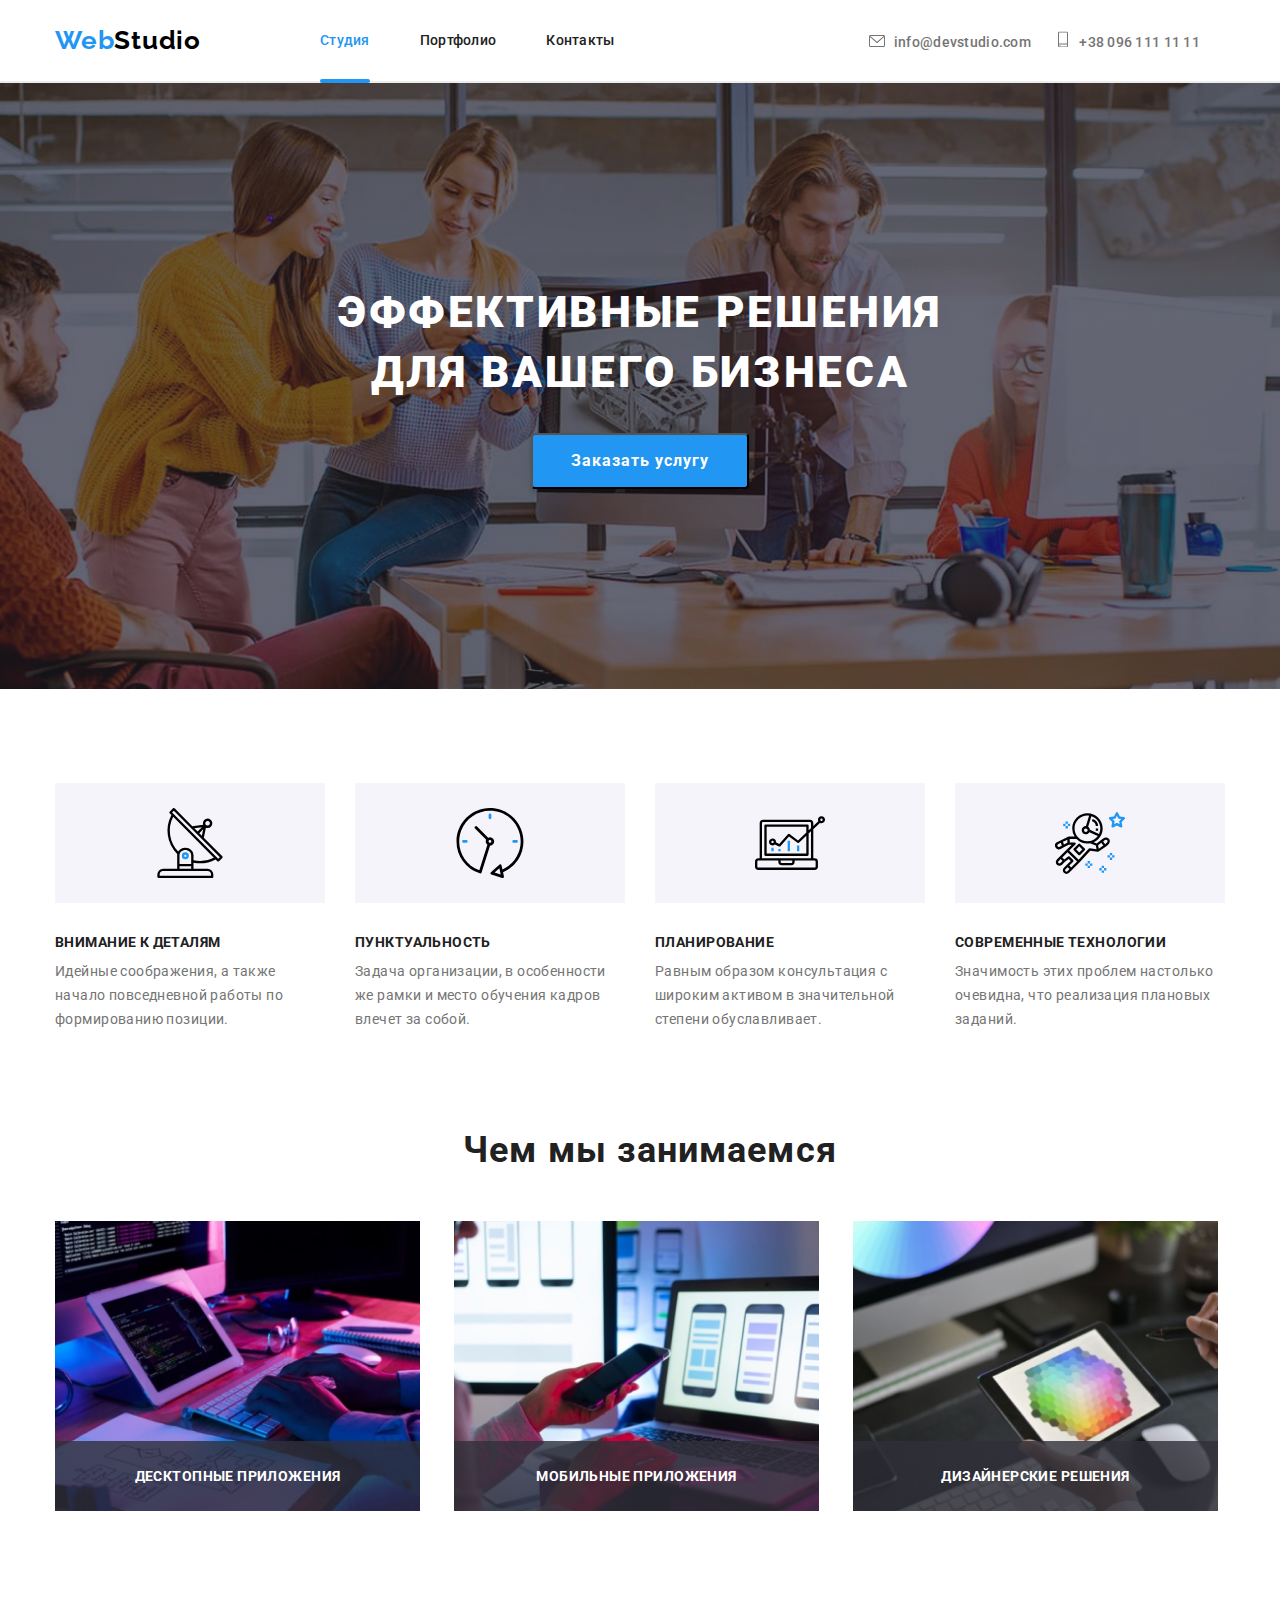
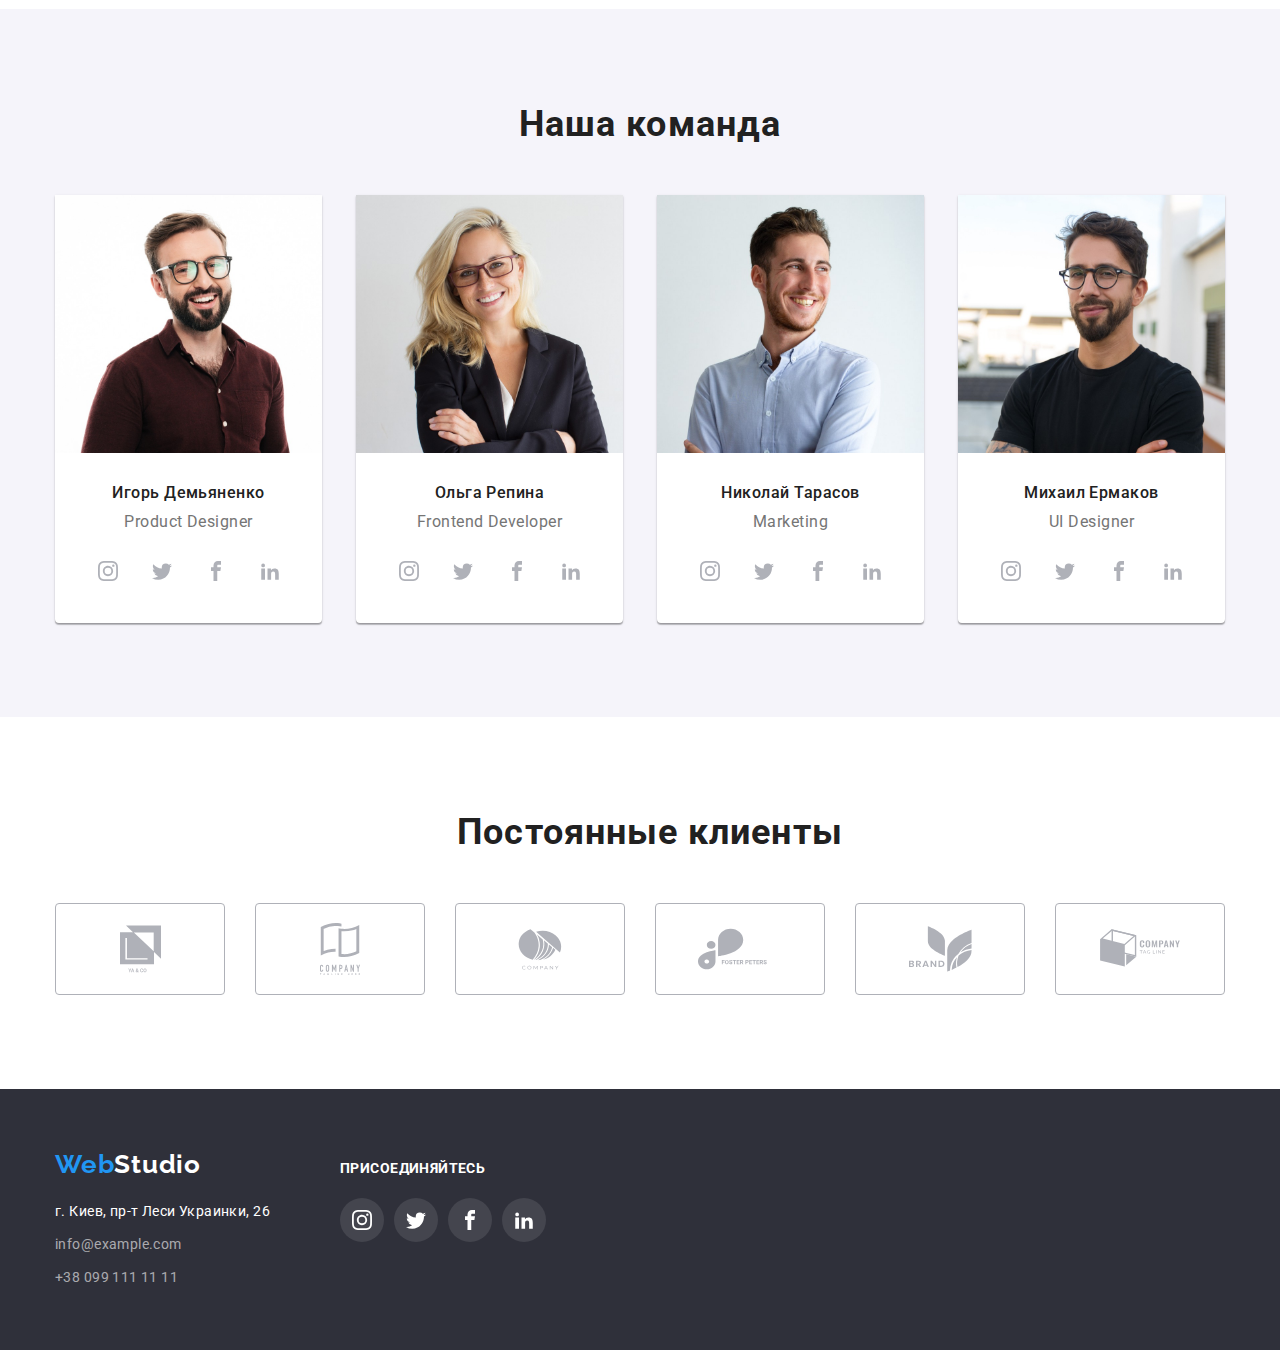
<file: index.html>
<!DOCTYPE html>
<html lang="ru">
<head>
    <meta charset="UTF-8">
    <meta http-equiv="X-UA-Compatible" content="IE=edge">
    <meta name="viewport" content="width=device-width, initial-scale=1.0">
    <title>WebStudio</title>

    <link rel="stylesheet" href="./css/modern-normalize.css">
    <link rel="stylesheet" href="./css/styles.css">
    <link rel="preconnect" href="https://fonts.googleapis.com">
    <link rel="preconnect" href="https://fonts.gstatic.com" crossorigin>
    <link href="https://fonts.googleapis.com/css2?family=Raleway:wght@700&family=Roboto:wght@400;500;700;900&display=swap"
        rel="stylesheet">
</head>
<body>
    <header>
        <div class="container, header">
            <a class="logo-header" href="./index.html"><span class="first-word">Web</span>Studio</a>
            <nav>
                <ul class="menu-nav">
                    <li><a class="menu-nav-link-current" href="./index.html">Студия</a></li>
                    <li><a class="menu-nav-link" href="./portfolio.html">Портфолио</a></li>
                    <li><a class="menu-nav-link" href="#">Контакты</a></li>
                </ul>
            </nav>
            <a class="header-address-link" href="mailto:info@devstudio.com">
                <svg class="header-address-icon" width="22" height="16" aria-label="Ссылка на електронную почту">
                    <use href="./images/icons.svg#envelope" x="-3" y="2"></use>
                </svg>
                info@devstudio.com</a>
            <a class="header-address-link" href="tel:+380961111111">
                <svg class="header-address-icon" width="20" height="16" aria-label="Ссылка на мобильный номер">
                    <use href="./images/icons.svg#smartphone" x="-3" y="0.45"></use>
                </svg>
                +38 096 111 11 11</a>
        </div>
        <hr>
    </header>
    <main class="main-studio">
        <section  class="section, cap">
            <div class="container">
                <h1 class="cap-title">Эффективные решения для вашего бизнеса</h1>
                <button class="cap-btn" type="button" data-modal-open><span class="cap-btn-text">Заказать услугу</span></button>
            </div>
        </section>
        <section class="section">
            <div class="container">
                <h2 class="hidden-title">Особенности</h2>
                <ul class="characteristics-icon-list">
                    <li class="characteristics-icon-list-item">
                        <svg class="characteristics-icon" width="270" height="120" aria-hidden="true">
                            <use href="./images/icons.svg#antenna" width="70" x="100"></use>
                        </svg>
                    </li>
                    <li class="characteristics-icon-list-item">
                        <svg class="characteristics-icon" width="270" height="120" aria-hidden="true">
                            <use href="./images/icons.svg#clock" width="70" x="100"></use>
                        </svg>
                    </li>
                    <li class="characteristics-icon-list-item">
                        <svg class="characteristics-icon" width="270" height="120" aria-hidden="true">
                            <use href="./images/icons.svg#diagram" width="70" x="100"></use>
                        </svg>
                    </li>
                    <li class="characteristics-icon-list-item">
                        <svg class="characteristics-icon" width="270" height="120" aria-hidden="true">
                            <use href="./images/icons.svg#astronaut" width="70" x="100"></use>
                        </svg>
                    </li>
                </ul>
                <ul class="characteristics-list">
                    <li class="characteristics-list-item">
                        <h3 class="characteristics-subtitle">Внимание к деталям</h3>
                        <p class="characteristics-text">
                            Идейные соображения, а также начало повседневной
                            работы по формированию позиции.
                        </p>
                    </li>
                    <li class="characteristics-list-item">
                        <h3 class="characteristics-subtitle">Пунктуальность</h3>
                        <p class="characteristics-text">
                            Задача организации, в особенности же рамки и место
                            обучения кадров влечет за собой.
                        </p>
                    </li>
                    <li class="characteristics-list-item">
                        <h3 class="characteristics-subtitle">Планирование</h3>
                        <p class="characteristics-text">
                            Равным образом консультация с широким активом в
                            значительной степени обуславливает.
                        </p>
                    </li>
                    <li class="characteristics-list-item">
                        <h3 class="characteristics-subtitle">Современные технологии</h3>
                        <p class="characteristics-text">
                            Значимость этих проблем настолько очевидна, что
                            реализация плановых заданий.
                        </p>
                    </li>
                </ul>
            </div>
        </section>
        <section class="section, what-we-do">
            <div class="container">
                <h2 class="title">Чем мы занимаемся</h2>
                <ul class="what-we-do-list">
                    <li class="what-we-do-item">
                        <img src="./images/box1.jpg" alt="Десктопные приложения" width="365" height="295">
                        <h3 class="img-subtitle">Десктопные приложения</h3>
                        </li>
                    <li class="what-we-do-item">
                        <img src="./images/box2.jpg" alt="Мобильные приложения" width="365" height="295">
                        <h3 class="img-subtitle">Мобильные приложения</h3>
                    </li>
                    <li class="what-we-do-item">
                        <img src="./images/box3.jpg" alt="Дизайнерские решения" width="365" height="295">
                        <h3 class="img-subtitle">Дизайнерские решения</h3>
                    </li>
                </ul>
            </div>
        </section>
        <section  class="section, our-team">
            <div class="container">
                <h2 class="title">Наша команда</h2>
                <ul class="our-team-list">
                    <li class="our-team-item">
                        <img src="./images/teamcard1.jpg" alt="Дизайнер" width="267" height="260">
                        <div class="our-team-text">
                            <h3 class="our-team-name">Игорь Демьяненко</h3>
                            <p class="our-team-post">Product Designer</p>
                            <ul class="our-team-icon-list">
                                <li>
                                    <a class="our-team-link" href="https://www.instagram.com/">
                                        <svg class="our-team-icon" width="44" height="44">
                                            <use href="./images/icons.svg#instagram" width="20" x="12"></use>
                                        </svg>
                                    </a>
                                </li>
                                <li>
                                    <a class="our-team-link" href="https://twitter.com/">
                                        <svg class="our-team-icon" width="44" height="44">
                                            <use href="./images/icons.svg#twitter" width="20" x="12"></use>
                                        </svg>
                                    </a>
                                </li>
                                <li>
                                    <a class="our-team-link" href="https://www.facebook.com/">
                                        <svg class="our-team-icon" width="44" height="44">
                                            <use href="./images/icons.svg#facebook" width="20" x="12"></use>
                                        </svg>
                                    </a>
                                </li>
                                <li>
                                    <a class="our-team-link" href="https://www.linkedin.com/">
                                        <svg class="our-team-icon" width="44" height="44">
                                            <use href="./images/icons.svg#linkedin" width="20" x="12"></use>
                                        </svg>
                                    </a>
                                </li>
                            </ul>
                        </div>
                    </li>
                    <li class="our-team-item">
                        <img src="./images/teamcard2.jpg" alt="FrontEnd разработчик" width="267" height="260">
                        <div class="our-team-text">
                            <h3 class="our-team-name">Ольга Репина</h3>
                            <p class="our-team-post">Frontend Developer</p>
                            <ul class="our-team-icon-list">
                                <li>
                                    <a class="our-team-link" href="https://www.instagram.com/">
                                        <svg class="our-team-icon" width="44" height="44">
                                            <use href="./images/icons.svg#instagram" width="20" x="12"></use>
                                        </svg>
                                    </a>
                                </li>
                                <li>
                                    <a class="our-team-link" href="https://twitter.com/">
                                        <svg class="our-team-icon" width="44" height="44">
                                            <use href="./images/icons.svg#twitter" width="20" x="12"></use>
                                        </svg>
                                    </a>
                                </li>
                                <li>
                                    <a class="our-team-link" href="https://www.facebook.com/">
                                        <svg class="our-team-icon" width="44" height="44">
                                            <use href="./images/icons.svg#facebook" width="20" x="12"></use>
                                        </svg>
                                    </a>
                                </li>
                                <li>
                                    <a class="our-team-link" href="https://www.linkedin.com/">
                                        <svg class="our-team-icon" width="44" height="44">
                                            <use href="./images/icons.svg#linkedin" width="20" x="12"></use>
                                        </svg>
                                    </a>
                                </li>
                            </ul>
                        </div>
                    </li>
                    <li class="our-team-item">
                        <img src="./images/teamcard3.jpg" alt="Маркетолог" width="267" height="260">
                        <div class="our-team-text">
                            <h3 class="our-team-name">Николай Тарасов</h3>
                            <p class="our-team-post">Marketing</p>
                            <ul class="our-team-icon-list">
                                <li>
                                    <a class="our-team-link" href="https://www.instagram.com/">
                                        <svg class="our-team-icon" width="44" height="44">
                                            <use href="./images/icons.svg#instagram" width="20" x="12"></use>
                                        </svg>
                                    </a>
                                </li>
                                <li>
                                    <a class="our-team-link" href="https://twitter.com/">
                                        <svg class="our-team-icon" width="44" height="44">
                                            <use href="./images/icons.svg#twitter" width="20" x="12"></use>
                                        </svg>
                                    </a>
                                </li>
                                <li>
                                    <a class="our-team-link" href="https://www.facebook.com/">
                                        <svg class="our-team-icon" width="44" height="44">
                                            <use href="./images/icons.svg#facebook" width="20" x="12"></use>
                                        </svg>
                                    </a>
                                </li>
                                <li>
                                    <a class="our-team-link" href="https://www.linkedin.com/">
                                        <svg class="our-team-icon" width="44" height="44">
                                            <use href="./images/icons.svg#linkedin" width="20" x="12"></use>
                                        </svg>
                                    </a>
                                </li>
                            </ul>
                        </div>
                    </li>
                    <li class="our-team-item">
                        <img src="./images/teamcard4.jpg" alt="UI дизайнер" width="267" height="260">
                        <div class="our-team-text">
                            <h3 class="our-team-name">Михаил Ермаков</h3>
                            <p class="our-team-post">UI Designer</p>
                            <ul class="our-team-icon-list">
                                <li>
                                    <a class="our-team-link" href="https://www.instagram.com/">
                                        <svg class="our-team-icon" width="44" height="44">
                                            <use href="./images/icons.svg#instagram" width="20" x="12"></use>
                                        </svg>
                                    </a>
                                </li>
                                <li>
                                    <a class="our-team-link" href="https://twitter.com/">
                                        <svg class="our-team-icon" width="44" height="44">
                                            <use href="./images/icons.svg#twitter" width="20" x="12"></use>
                                        </svg>
                                    </a>
                                </li>
                                <li>
                                    <a class="our-team-link" href="https://www.facebook.com/">
                                        <svg class="our-team-icon" width="44" height="44">
                                            <use href="./images/icons.svg#facebook" width="20" x="12"></use>
                                        </svg>
                                    </a>
                                </li>
                                <li>
                                    <a class="our-team-link" href="https://www.linkedin.com/">
                                        <svg class="our-team-icon" width="44" height="44">
                                            <use href="./images/icons.svg#linkedin" width="20" x="12"></use>
                                        </svg>
                                    </a>
                                </li>
                            </ul>
                        </div>
                    </li>
                </ul>
            </div>
        </section>
        <section class="section">
            <div class="container">
                <h2 class="title">Постоянные клиенты</h2>
                <ul class="clients-icon-list">
                    <li>
                        <a class="clients-link" href="#">
                            <svg class="clients-icon" width="47">
                                <use href="./images/icons.svg#logo1"></use>
                            </svg>
                        </a>
                    </li>
                    <li>
                        <a class="clients-link" href="#">
                            <svg class="clients-icon" width="52">
                                <use href="./images/icons.svg#logo2"></use>
                            </svg>
                        </a>
                    </li>
                    <li>
                        <a class="clients-link" href="#">
                            <svg class="clients-icon" width="44">
                                <use href="./images/icons.svg#logo3"></use>
                            </svg>
                        </a>
                    </li>
                    <li>
                        <a class="clients-link" href="#">
                            <svg class="clients-icon" width="85">
                                <use href="./images/icons.svg#logo4"></use>
                            </svg>
                        </a>
                    </li>
                    <li>
                        <a class="clients-link" href="#">
                            <svg class="clients-icon" width="63">
                                <use href="./images/icons.svg#logo5"></use>
                            </svg>
                        </a>
                    </li>
                    <li>
                        <a class="clients-link" href="#">
                            <svg class="clients-icon" width="94">
                                <use href="./images/icons.svg#logo6"></use>
                            </svg>
                        </a>
                    </li>
                </ul>
            </div>
        </section>
    </main>
    <footer>
        <div class="container footer">
            <div class="footer-section">
                <a class="logo-footer" href="./index.html"><span class="first-word">Web</span>Studio</a>
                <address>
                    <span class="footer-address">г. Киев, пр-т Леси Украинки, 26</span><br>
                    <a class="footer-address-link-mail" href="mailto:info@example.com">info@example.com</a><br>
                    <a class="footer-address-link-tel" href="tel:+380991111111">+38 099 111 11 11</a>
                </address>
            </div>
            <div class="footer-section">
                <h3 class="footer-subtitle">Присоединяйтесь</h3>
                <ul class="footer-icon-list">
                    <li class="footer-icon-list-item">
                        <a class="footer-icon-link" href="https://www.instagram.com/">
                            <svg class="footer-icon" width="44" height="44">
                                <use href="./images/icons.svg#instagram" width="20" x="12"></use>
                            </svg>
                        </a>
                    </li>
                    <li>
                        <a class="footer-icon-link" href="https://twitter.com/">
                            <svg class="footer-icon" width="44" height="44">
                                <use href="./images/icons.svg#twitter" width="20" x="12"></use>
                            </svg>
                        </a>
                    </li>
                    <li>
                        <a class="footer-icon-link" href="https://www.facebook.com/">
                            <svg class="footer-icon" width="44" height="44">
                                <use href="./images/icons.svg#facebook" width="20" x="12"></use>
                            </svg>
                        </a>
                    </li>
                    <li>
                        <a class="footer-icon-link" href="https://www.linkedin.com/">
                            <svg class="footer-icon" width="44" height="44">
                                <use href="./images/icons.svg#linkedin" width="20" x="12"></use>
                            </svg>
                        </a>
                    </li>
                </ul>
            </div>
        </div>
    </footer>

    <div class="backdrop is-hidden" data-modal>
        <div class="modal">
            <button class="modal-close-btn" type="button" data-modal-close>
                <svg class="modal-close-icon">
                    <use href="./images/icons.svg#close" width="11"></use>
                </svg>
            </button>
        </div>
    </div>
    <script src="./modal.js"></script>
</body>
</html>
</file>
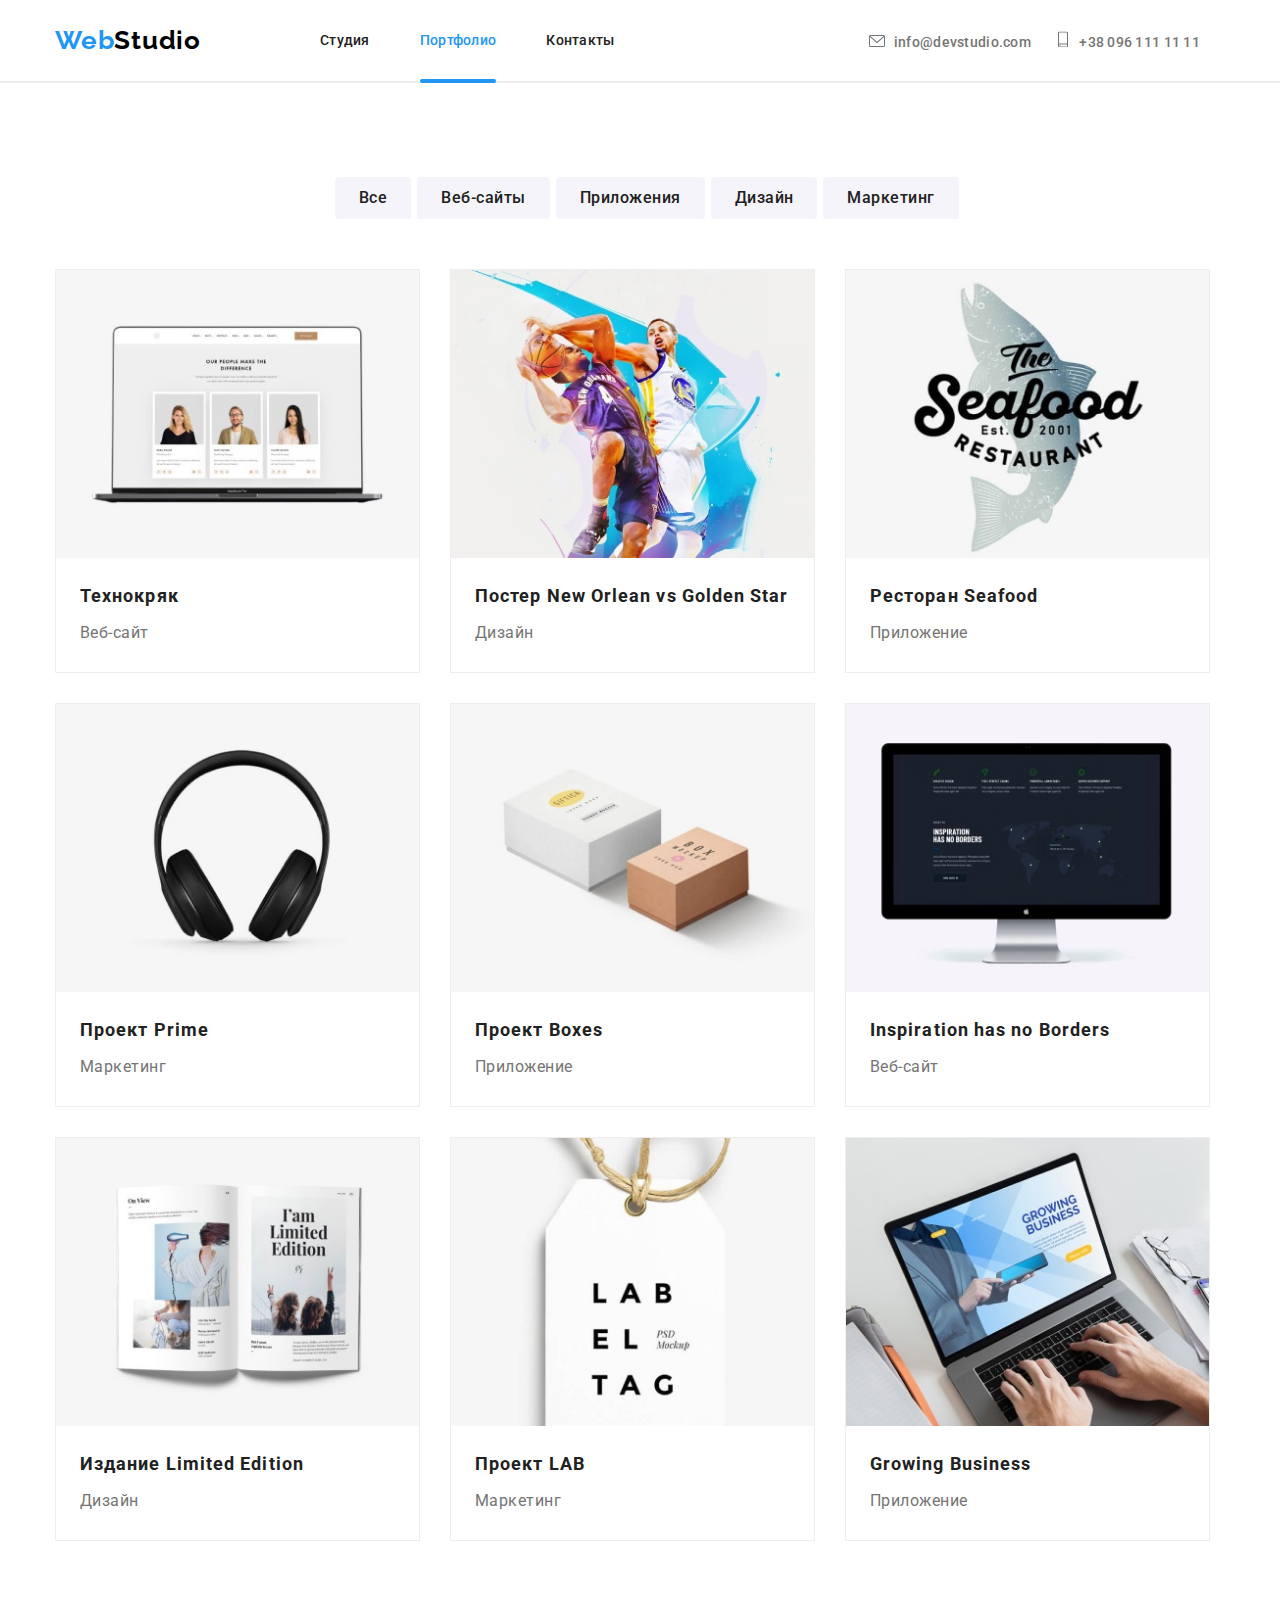
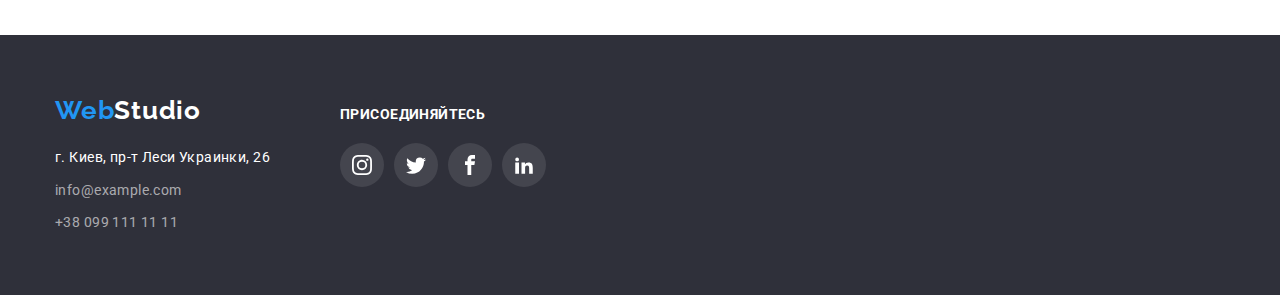
<file: portfolio.html>
<!DOCTYPE html>
<html lang="ru">
<head>
    <meta charset="UTF-8">
    <meta http-equiv="X-UA-Compatible" content="IE=edge">
    <meta name="viewport" content="width=device-width, initial-scale=1.0">
    <title>WebStudio</title>

    <link rel="stylesheet" href="./css/modern-normalize.css">
    <link rel="stylesheet" href="./css/styles.css">
    <link rel="preconnect" href="https://fonts.googleapis.com">
    <link rel="preconnect" href="https://fonts.gstatic.com" crossorigin>
    <link href="https://fonts.googleapis.com/css2?family=Raleway:wght@700&family=Roboto:wght@400;500;700;900&display=swap"
        rel="stylesheet">
</head>
<body>
    <header>
        <div class="container, header">
            <a class="logo-header" href="./index.html"><span class="first-word">Web</span>Studio</a>
            <nav>
                <ul class="menu-nav">
                    <li class="menu-nav-item"><a class="menu-nav-link" href="./index.html">Студия</a></li>
                    <li class="menu-nav-item"><a class="menu-nav-link-current" href="./portfolio.html">Портфолио</a></li>
                    <li class="menu-nav-item"><a class="menu-nav-link" href="#">Контакты</a></li>
                </ul>
            </nav>
                <a class="header-address-link" href="mailto:info@devstudio.com">
                    <svg class="header-address-icon" width="22" height="16" aria-label="Ссылка на електронную почту">
                        <use href="./images/icons.svg#envelope" x="-3" y="2"></use>
                    </svg>
                    info@devstudio.com</a>
                <a class="header-address-link" href="tel:+380961111111">
                    <svg class="header-address-icon" width="20" height="16" aria-label="Ссылка на мобильный номер">
                        <use href="./images/icons.svg#smartphone" x="-3" y="0.45"></use>
                    </svg>
                    +38 096 111 11 11</a>
        </div>
        <hr>
    </header>
    <main class="main-portfolio">
        <section class="section">
            <div class="container">
                <ul class="filters-list">
                    <li class="filters-list-item"><button class="filters-list-btn" type="button" cursor="pointer">Все</button></li>
                    <li class="filters-list-item"><button class="filters-list-btn" type="button" cursor="pointer">Веб-сайты</button></li>
                    <li class="filters-list-item"><button class="filters-list-btn" type="button" cursor="pointer">Приложения</button></li>
                    <li class="filters-list-item"><button class="filters-list-btn" type="button" cursor="pointer">Дизайн</button></li>
                    <li class="filters-list-item"><button class="filters-list-btn" type="button" cursor="pointer">Маркетинг</button></li>
                </ul>
                <ul class="projects-list">
                    <li class="projects-list-item">
                        <div class="projects-overlay">
                            <img src="./images/project1.jpg" alt="" width="365" height="295">
                            <p class="projects-list-item-text">Ресурс предлагает комплексные предложения с разным уровнем
                                функционала и сервисов. Все это позволит посетителю получить
                                исчерпывающие сведения о компании или частном лице.</p>
                        </div>
                        <div class="projects-list-item-info">
                            <h3 class="projects-list-item-title">Технокряк</h3>
                            <p class="projects-list-item-subtitle">Веб-сайт</p>
                        </div>
                    </li>
                    <li class="projects-list-item">
                        <div class="projects-overlay">
                            <img src="./images/project2.jpg" alt="" width="365" height="295">
                            <p class="projects-list-item-text">Ресурс предлагает комплексные предложения с разным уровнем
                                функционала и сервисов. Все это позволит посетителю получить
                                исчерпывающие сведения о компании или частном лице.</p>
                        </div>
                        <div class="projects-list-item-info">
                            <h3 class="projects-list-item-title">Постер New Orlean vs Golden Star</h3>
                            <p class="projects-list-item-subtitle">Дизайн</p>
                        </div>
                    </li>
                    <li class="projects-list-item">
                        <div class="projects-overlay">
                            <img src="./images/project3.jpg" alt="" width="365" height="295">
                            <p class="projects-list-item-text">Ресурс предлагает комплексные предложения с разным уровнем
                                функционала и сервисов. Все это позволит посетителю получить
                                исчерпывающие сведения о компании или частном лице.</p>
                        </div>
                        <div class="projects-list-item-info">
                            <h3 class="projects-list-item-title">Ресторан Seafood</h3>
                            <p class="projects-list-item-subtitle">Приложение</p>
                        </div>
                    </li>
                    <li class="projects-list-item">
                        <div class="projects-overlay">
                            <img src="./images/project4.jpg" alt="" width="365" height="295">
                            <p class="projects-list-item-text">Ресурс предлагает комплексные предложения с разным уровнем
                                функционала и сервисов. Все это позволит посетителю получить
                                исчерпывающие сведения о компании или частном лице.</p>
                        </div>
                        <div class="projects-list-item-info">
                            <h3 class="projects-list-item-title">Проект Prime</h3>
                            <p class="projects-list-item-subtitle">Маркетинг</p>
                        </div>
                    </li>
                    <li class="projects-list-item">
                        <div class="projects-overlay">
                            <img src="./images/project5.jpg" alt="" width="365" height="295">
                            <p class="projects-list-item-text">Ресурс предлагает комплексные предложения с разным уровнем
                                функционала и сервисов. Все это позволит посетителю получить
                                исчерпывающие сведения о компании или частном лице.</p>
                        </div>
                        <div class="projects-list-item-info">
                            <h3 class="projects-list-item-title">Проект Boxes</h3>
                            <p class="projects-list-item-subtitle">Приложение</p>
                        </div>
                    </li>
                    <li class="projects-list-item">
                        <div class="projects-overlay">
                            <img src="./images/project6.jpg" alt="" width="365" height="295">
                            <p class="projects-list-item-text">Ресурс предлагает комплексные предложения с разным уровнем
                                функционала и сервисов. Все это позволит посетителю получить
                                исчерпывающие сведения о компании или частном лице.</p>
                        </div>
                        <div class="projects-list-item-info">
                            <h3 class="projects-list-item-title">Inspiration has no Borders</h3>
                            <p class="projects-list-item-subtitle">Веб-сайт</p>
                        </div>
                    </li>
                    <li class="projects-list-item">
                        <div class="projects-overlay">
                            <img src="./images/project7.jpg" alt="" width="365" height="295">
                            <p class="projects-list-item-text">Ресурс предлагает комплексные предложения с разным уровнем
                                функционала и сервисов. Все это позволит посетителю получить
                                исчерпывающие сведения о компании или частном лице.</p>
                        </div>
                        <div class="projects-list-item-info">
                            <h3 class="projects-list-item-title">Издание Limited Edition</h3>
                            <p class="projects-list-item-subtitle">Дизайн</p>
                        </div>
                    </li>
                    <li class="projects-list-item">
                        <div class="projects-overlay">
                            <img src="./images/project8.jpg" alt="" width="365" height="295">
                            <p class="projects-list-item-text">Ресурс предлагает комплексные предложения с разным уровнем
                                функционала и сервисов. Все это позволит посетителю получить
                                исчерпывающие сведения о компании или частном лице.</p>
                        </div>
                        <div class="projects-list-item-info">
                            <h3 class="projects-list-item-title">Проект LAB</h3>
                            <p class="projects-list-item-subtitle">Маркетинг</p>
                        </div>
                    </li>
                    <li class="projects-list-item">
                        <div class="projects-overlay">
                            <img src="./images/project9.jpg" alt="" width="365" height="295">
                            <p class="projects-list-item-text">Ресурс предлагает комплексные предложения с разным уровнем
                                функционала и сервисов. Все это позволит посетителю получить
                                исчерпывающие сведения о компании или частном лице.</p>
                        </div>
                        <div class="projects-list-item-info">
                            <h3 class="projects-list-item-title">Growing Business</h3>
                            <p class="projects-list-item-subtitle">Приложение</p>
                        </div>
                    </li>
                </ul>
            </div>
        </section>
    </main>
    <footer>
        <div class="container footer">
            <div class="footer-section">
                <a class="logo-footer" href="./index.html"><span class="first-word">Web</span>Studio</a>
                <address>
                    <span class="footer-address">г. Киев, пр-т Леси Украинки, 26</span><br>
                    <a class="footer-address-link-mail" href="mailto:info@example.com">info@example.com</a><br>
                    <a class="footer-address-link-tel" href="tel:+380991111111">+38 099 111 11 11</a>
                </address>
            </div>
            <div class="footer-section">
                <h3 class="footer-subtitle">Присоединяйтесь</h3>
                <ul class="footer-icon-list">
                    <li class="footer-icon-list-item">
                        <a class="footer-icon-link" href="https://www.instagram.com/">
                            <svg class="footer-icon" width="44" height="44">
                                <use href="./images/icons.svg#instagram" width="20" x="12"></use>
                            </svg>
                        </a>
                    </li>
                    <li>
                        <a class="footer-icon-link" href="https://twitter.com/">
                            <svg class="footer-icon" width="44" height="44">
                                <use href="./images/icons.svg#twitter" width="20" x="12"></use>
                            </svg>
                        </a>
                    </li>
                    <li>
                        <a class="footer-icon-link" href="https://www.facebook.com/">
                            <svg class="footer-icon" width="44" height="44">
                                <use href="./images/icons.svg#facebook" width="20" x="12"></use>
                            </svg>
                        </a>
                    </li>
                    <li>
                        <a class="footer-icon-link" href="https://www.linkedin.com/">
                            <svg class="footer-icon" width="44" height="44">
                                <use href="./images/icons.svg#linkedin" width="20" x="12"></use>
                            </svg>
                        </a>
                    </li>
                </ul>
            </div>
        </div>
    </footer>
</body>
</html>
</file>
<file: css/styles.css>
:root {
    --title-color: #212121;
    --text-color: #757575;
    --accent-color: #2196f3;
    --bg-color-grayish: #2f303a;
    --bg-color-whitish: #f5f4fa;
    --button-hover: #188ce8;
    --icon-color: #afb1b8;
}

/* !--- INDEX.HTML ---! */

body {
    background-color: white;
    font-family: 'Raleway', sans-serif;
    font-family: 'Roboto', sans-serif;
}

.section {
    padding: 94px 0;
}

.container {
    width: 1200px;
    margin: 0 auto;
    padding: 0 15px;
}

/** HEADER **/

.header {
    display: flex;
    width: 1200px;
    margin: 0 auto;
    padding: 25px 15px;
}

.logo-header, .logo-footer {
    color: black;

    font-family: 'Raleway';
    font-weight: 700;
    font-size: 26px;
    line-height: 1.2;
    letter-spacing: 0.03em;
}

.first-word {
    color: var(--accent-color);
    text-decoration: none;

    font-family: 'Raleway';
    font-weight: 700;
    font-size: 26px;
    line-height: 1.2;
    letter-spacing: 0.03em;
}

nav {
    margin: auto;
    margin-left: 94px;
}

.menu-nav {
    display: flex;
}

.menu-nav-link, .menu-nav-link-current {
    color: var(--title-color);

    font-weight: 500;
    font-size: 14px;
    line-height: 1.15;
    letter-spacing: 0.02em;
    margin: 0 25px;

    position: relative;
    transition: color 250ms cubic-bezier(0.4, 0, 0.2, 1), background-color 250ms cubic-bezier(0.4, 0, 0.2, 1);
}

.menu-nav-link-current::after {
    content: '';
    position: absolute;

    display: block;
    width: 100%;
    height: 4px;
    border-radius: 2px;
    background-color: currentColor;
    bottom: -35px;
}

.header-address-link {
    color: var(--text-color);
    font-weight: 500;
    font-size: 14px;
    line-height: 1.15;
    letter-spacing: 0.02em;
    margin: auto 25px auto 0;

    transition: color 250ms cubic-bezier(0.4, 0, 0.2, 1), background-color 250ms cubic-bezier(0.4, 0, 0.2, 1);
}

.menu-nav-link-current, .menu-nav-link:hover, .menu-nav-link:focus, 
.header-address-link:hover, .header-address-link:focus, 
.footer-address-link-mail:hover, .footer-address-link-mail:focus, .footer-address-link-tel:hover, .footer-address-link-tel:focus {
    color: var(--accent-color);
}

.header-address-icon {
    fill: var(--text-color);
}

.header-address-link:hover .header-address-icon, .header-address-link:focus .header-address-icon {
    fill: currentColor;
}

hr {
    border: 1px solid #ececec;
}

/** MAIN **/

.main-studio {
    background-color: white;
}

/* section 1 ------------------------------------------------------> */

.cap {
    background-color: var(--bg-color-grayish);
    padding: 200px 0;
    background-image: linear-gradient(to right, rgba(47, 48, 58, 0.4), rgba(47, 48, 58, 0.4)), url(../images/cap-bg.jpg);
    background-size: cover;
    background-position: center;
    max-width: 1600px;
    margin-left: auto;
    margin-right: auto;
}

.cap-title {
    color: white;

    font-weight: 900;
    font-size: 44px;
    line-height: 1.36;
    text-align: center;
    letter-spacing: 0.06em;
    text-transform: uppercase;

    width: 696px;
    margin: auto;
    margin-bottom: 30px;
}

.cap-btn {
    background-color: var(--accent-color);
    box-shadow: 0px 4px 4px rgba(0, 0, 0, 0.15);
    border-radius: 4px;

    display: block;
    margin: 0 auto;

    transition: color 250ms cubic-bezier(0.4, 0, 0.2, 1), background-color 250ms cubic-bezier(0.4, 0, 0.2, 1);
}

.cap-btn:hover {
    background-color: var(--button-hover);
}

.cap-btn-text {
    color: white;

    font-weight: 700;
    font-size: 16px;
    line-height: 1.88;
    display: flex;
    align-items: center;
    text-align: center;
    letter-spacing: 0.06em;

    padding: 10px 32px;
}

/* section 2 ------------------------------------------------------> */

.hidden-title {
    position: absolute;
    white-space: nowrap;
    width: 1px;
    height: 1px;
    overflow: hidden;
    border: 0;
    padding: 0;
    clip: rect(0 0 0 0);
    clip-path: inset(50%);
    margin: -1px;
    
}

.characteristics-icon-list {
    display: flex;
    align-items: center;
    gap: 30px;
}

.characteristics-icon-list-item {
    color: var(--bg-color-whitish);
    display: flex;
    flex-direction: column;
    align-items: center;
    border-radius: 4px;
    margin-bottom: 30px;
}

.characteristics-icon {
    background-color: var(--bg-color-whitish);
    
}

.characteristics-list {
    display: inline-flex;
}

.characteristics-list-item {
    margin-right: 30px;
}

.characteristics-subtitle {
    color: var(--title-color);

    font-weight: 700;
    font-size: 14px;
    line-height: 1.15;
    letter-spacing: 0.03em;
    text-transform: uppercase;

    display: inline-flex;
    margin-bottom: 10px;
}

.characteristics-text {
    color: var(--text-color);

    font-weight: 400;
    font-size: 14px;
    line-height: 1.7;
    letter-spacing: 0.03em;

    width: 270px;
    height: 75px;
}

/* section 3 ------------------------------------------------------> */

.what-we-do {
    padding-bottom: 94px;
}

.title {
    color: var(--title-color);

    font-weight: 700;
    font-size: 36px;
    line-height: 1.17;
    text-align: center;
    letter-spacing: 0.03em;

    max-width: 400px;
    height: 42px;
    margin-left: 395px;
    margin-bottom: 50px;
}

.what-we-do-item {
    position: relative;
}

.what-we-do-item, .our-team-item {
    display: inline-block;
    margin-right: 30px;
}

.what-we-do-item:nth-child(3), .our-team-item:nth-child(4) {
    margin-right: 0;
}

.img-subtitle {
    color: white;
    font-weight: 700;
    font-size: 14px;
    line-height: 1.15;
    text-align: center;
    letter-spacing: 0.03em;
    text-transform: uppercase;
    background-color: rgba(47, 48, 58, 0.8);

    position: absolute;
    top: 220px;
    width: 100%;
    height: 70px;
    display: flex;
    justify-content: center;
    align-items: center;
}

/* section 4 ------------------------------------------------------> */

.our-team {
    background-color: var(--bg-color-whitish);
    padding: 94px 0;
}

.our-team-item {
    background-color: white;
    box-shadow: 0px 1px 3px rgba(0, 0, 0, 0.12), 0px 1px 1px rgba(0, 0, 0, 0.14), 0px 2px 1px rgba(0, 0, 0, 0.2);
    border-radius: 0px 0px 4px 4px;

    width: 267px;
    height: 428px;
}

.our-team-text {
    padding: 30px 0;
}

.our-team-name {
    color: var(--title-color);

    font-weight: 500;
    font-size: 16px;
    line-height: 1.2;
    text-align: center;
    letter-spacing: 0.03em;

    margin-bottom: 10px;
}

.our-team-post {
    color: var(--text-color);

    font-size: 16px;
    line-height: 1.2;
    text-align: center;
    letter-spacing: 0.03em;
}

.our-team-icon-list {
    display: flex;
    justify-content: center;
    height: 45px;
    align-items: center;
    gap: 10px;
    margin-top: 20px;
}

.our-team-link {
    fill: var(--icon-color);
    width: 44px;
    height: 44px;
    border-radius: 50%;

    transition: color 250ms cubic-bezier(0.4, 0, 0.2, 1), background-color 250ms cubic-bezier(0.4, 0, 0.2, 1);
}

.our-team-link:hover, .our-team-link:focus {
    background-color: var(--accent-color);
    fill: white;
}



/* section 5 ------------------------------------------------------> */

.clients-icon-list {
    display: flex;
    gap: 30px;
}

.clients-link {
    fill: var(--icon-color);
    background-color: white;
    border: 1px solid var(--icon-color);
    border-radius: 4px;
    width: 170px;
    height: 92px;
    display: flex;
    justify-content: center;

    transition: fill 250ms cubic-bezier(0.4, 0, 0.2, 1), border-color 250ms cubic-bezier(0.4, 0, 0.2, 1);
}

.clients-link:hover, .clients-link:focus {
    fill: var(--accent-color);
    border-color: var(--accent-color);
}

/** FOOTER **/

footer {
    background-color: var(--bg-color-grayish);
    font-style: normal;

    padding: 60px 0;
}

.footer {
    display: flex;
    align-items: baseline;
    gap: 70px;
}

.logo-footer {
    color: white;
    width: 150px;
    height: 31px;
}

.footer-address {
    color: white;
    
    font-size: 14px;
    line-height: 1.7;
    letter-spacing: 0.03em;

    margin-top: 20px;
    margin-bottom: 9px;
}

.footer-address-link-mail, .footer-address-link-tel {
    color: rgba(255, 255, 255, 0.6);
    font-size: 14px;
    line-height: 1.7;
    letter-spacing: 0.03em;

    transition: color 250ms cubic-bezier(0.4, 0, 0.2, 1), background-color 250ms cubic-bezier(0.4, 0, 0.2, 1);
}

.footer-address-link-mail {
    margin-bottom: 9px;
}

.footer-subtitle {
    color: white;
    font-weight: 700;
    font-size: 14px;
    line-height: 1.25;
    letter-spacing: 0.03em;
    text-transform: uppercase;

    margin-bottom: 20px;
}

.footer-icon-list {
    display: flex;
    gap: 10px;
}

.footer-icon-link {
    fill: white;
    background-color: rgba(255, 255, 255, 0.1);
    width: 44px;
    height: 44px;
    border-radius: 50%;

    transition: fill 250ms cubic-bezier(0.4, 0, 0.2, 1), background-color 250ms cubic-bezier(0.4, 0, 0.2, 1);
}

.footer-icon-link:hover, .footer-icon-link:focus {
    fill: white;
    background-color: var(--accent-color);
}

/** MODAL **/

.backdrop {
    position: fixed;
    z-index: 5;
    top: 0;
    left: 0;
    width: 100%;
    height: 100%;
    background-color: rgba(0, 0, 0, 0.2);
    transition: opacity 250ms cubic-bezier(0.4, 0, 0.2, 1), visibility 250ms cubic-bezier(0.4, 0, 0.2, 1);
}

.modal {
    position: absolute;
    top: 50%;
    left: 50%;
    transform: translate(-50%, -50%);
    width: 528px;
    height: 581px;
    background-color: white;
    box-shadow: 0px 1px 3px rgba(0, 0, 0, 0.12), 0px 1px 1px rgba(0, 0, 0, 0.14), 0px 2px 1px rgba(0, 0, 0, 0.2);
    border-radius: 4px;
}

.modal-close-btn {
    position: absolute;
    top: 8px;
    right: 8px;
    height: 30px;
    width: 30px;
    background-color: white;
    border-radius: 100%;
    border: 1px solid rgba(0, 0, 0, 0.1);
    transition: fill 250ms cubic-bezier(0.4, 0, 0.2, 1), background-color 250ms cubic-bezier(0.4, 0, 0.2, 1),
            border-color 250ms cubic-bezier(0.4, 0, 0.2, 1);
}

.modal-close-icon {
    width: 11px;
    height: 11px;
}

.modal-close-btn:hover {
    background-color: var(--accent-color);
    border-color: black;
    fill: white;
}

.is-hidden {
    visibility: hidden;
    opacity: 0;
    pointer-events: none;
}


/* !--- PORTFOLIO.HTML ---! */

.filters-list {
    display: flex;
    flex-wrap: wrap;
    margin: 0 0 50px 280px;
}

.filters-list-btn {
    background-color: var(--bg-color-whitish);
    border-radius: 4px;
    border-color: rgba(255, 255, 255, 0);

    color: var(--title-color);
    font-family: 'Roboto';
    font-weight: 500;
    font-size: 16px;
    line-height: 1.6;
    text-align: center;
    letter-spacing: 0.03em;

    padding: 6px 22px;
    margin-right: 6px;

    transition: color 250ms cubic-bezier(0.4, 0, 0.2, 1), background-color 250ms cubic-bezier(0.4, 0, 0.2, 1), box-shadow 250ms cubic-bezier(0.4, 0, 0.2, 1);
}

.filters-list-btn:active, .filters-list-btn:hover, .filters-list-btn:focus {
    color: white;
    background-color: var(--accent-color);
    box-shadow: 0px 3px 1px rgba(0, 0, 0, 0.1), 0px 1px 2px rgba(0, 0, 0, 0.08), 0px 2px 2px rgba(0, 0, 0, 0.12);
}

.projects-list {
    background-color: white;
    display: flex;
    flex-wrap: wrap;
}

.projects-list-item {
    border: 1px solid #eeeeee;
    width: 365px;
    height: 404px;
    margin: 0 30px 30px 0;

    transition: box-shadow 250ms cubic-bezier(0.4, 0, 0.2, 1);
}

.projects-list-item:hover {
    box-shadow: 0px 3px 1px rgba(0, 0, 0, 0.1), 0px 1px 2px rgba(0, 0, 0, 0.08), 0px 2px 2px rgba(0, 0, 0, 0.12);
}

.projects-overlay {
    position: relative;
    overflow: hidden;
}

.projects-list-item-text {
    position: absolute;
    color: white;
    font-size: 18px;
    line-height: 1.5;
    letter-spacing: 0.03em;
    background-color: rgba(33, 150, 243, 0.9);

    top: 0;
    left: 0;
    width: 100%;
    height: 101%;
    padding: 63px 24px;
    transform: translateY(100%);
    transition: transform 250ms cubic-bezier(0.4, 0, 0.2, 1);
}

 .projects-list-item:hover .projects-list-item-text {
    transform: translateY(0%);
}

.projects-list-item:nth-child(3n) {
    margin-right: 0;
}

.projects-list-item:nth-child(7), .projects-list-item:nth-child(8), .projects-list-item:nth-child(9) {
    margin-bottom: 0;
}

.projects-list-item-info {
    padding: 20px 0 20px 24px;
}

.projects-list-item-title {
    color: var(--title-color);
    font-weight: 700;
    font-size: 18px;
    line-height: 2;
    letter-spacing: 0.06em;

    margin-bottom: 4px;
}

.projects-list-item-subtitle {
    color: var(--text-color);
    font-size: 16px;
    line-height: 1.85;
    letter-spacing: 0.03em;
}
</file>
